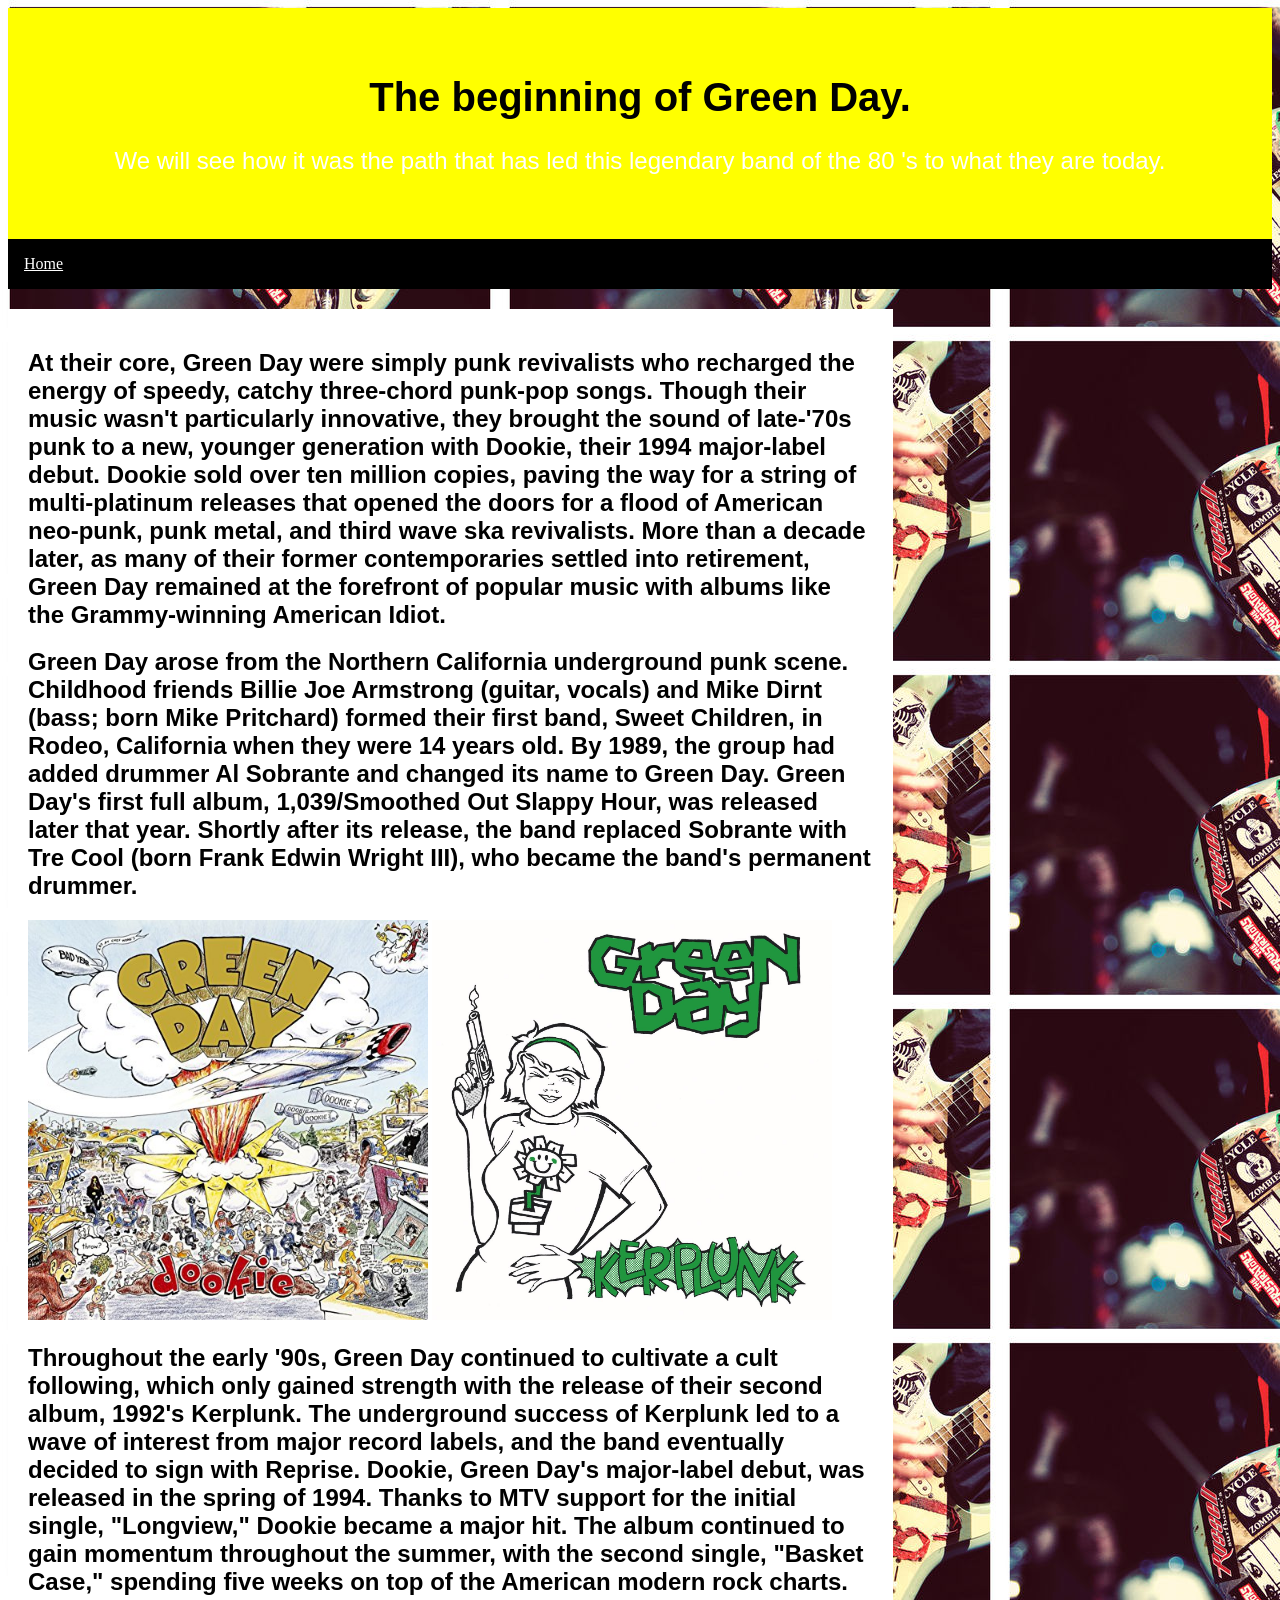
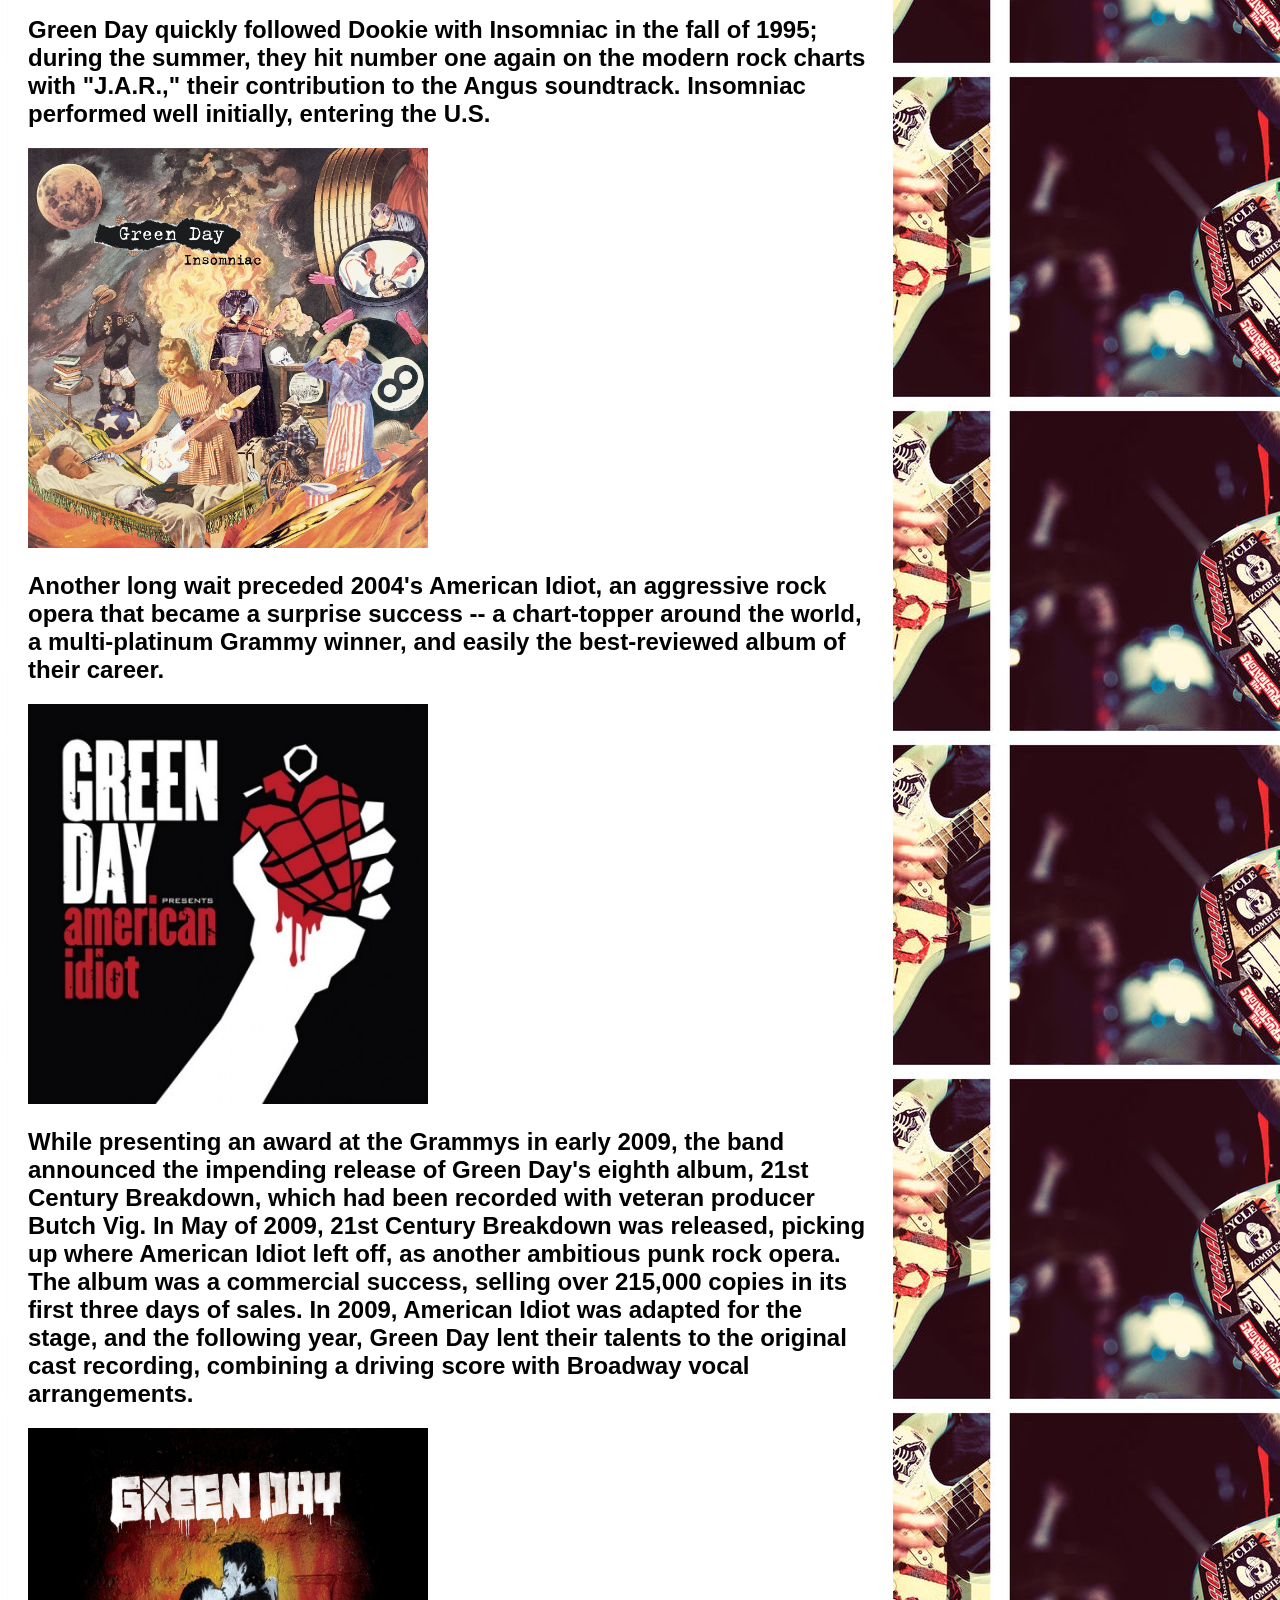
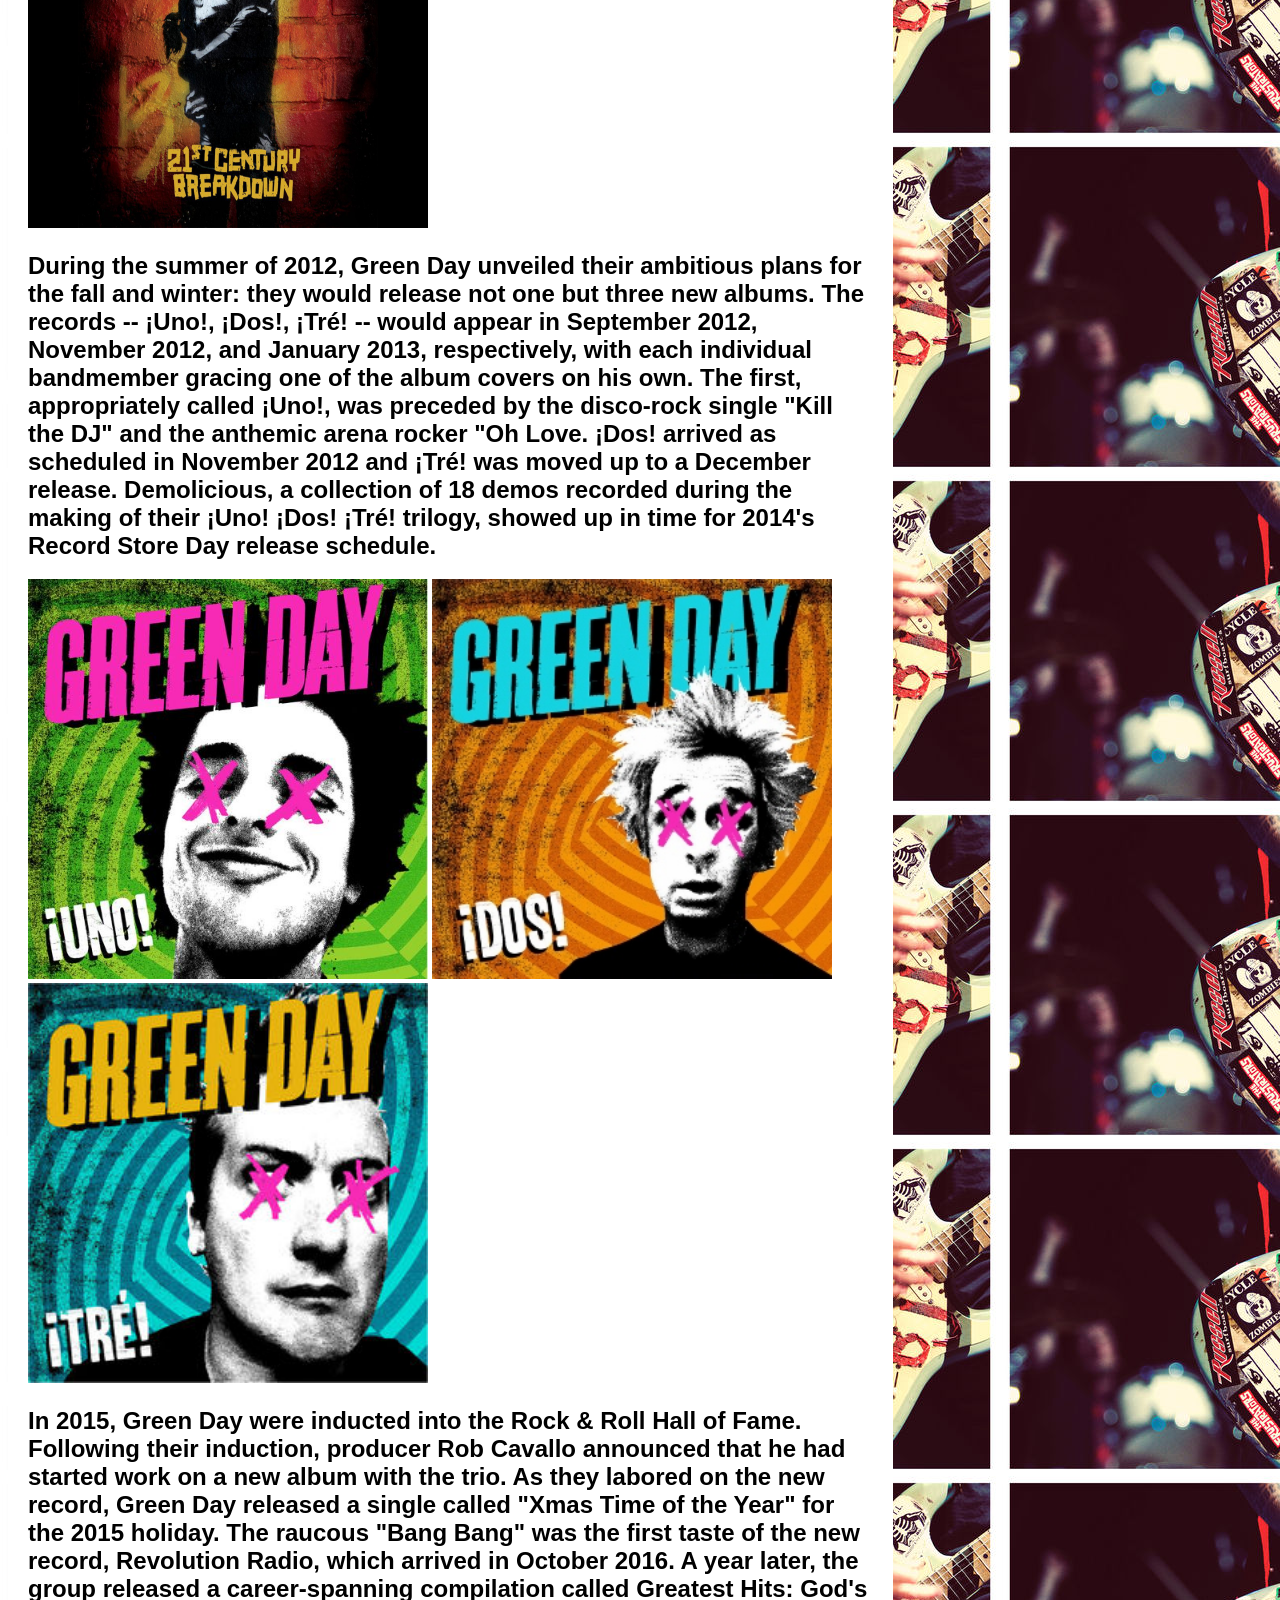
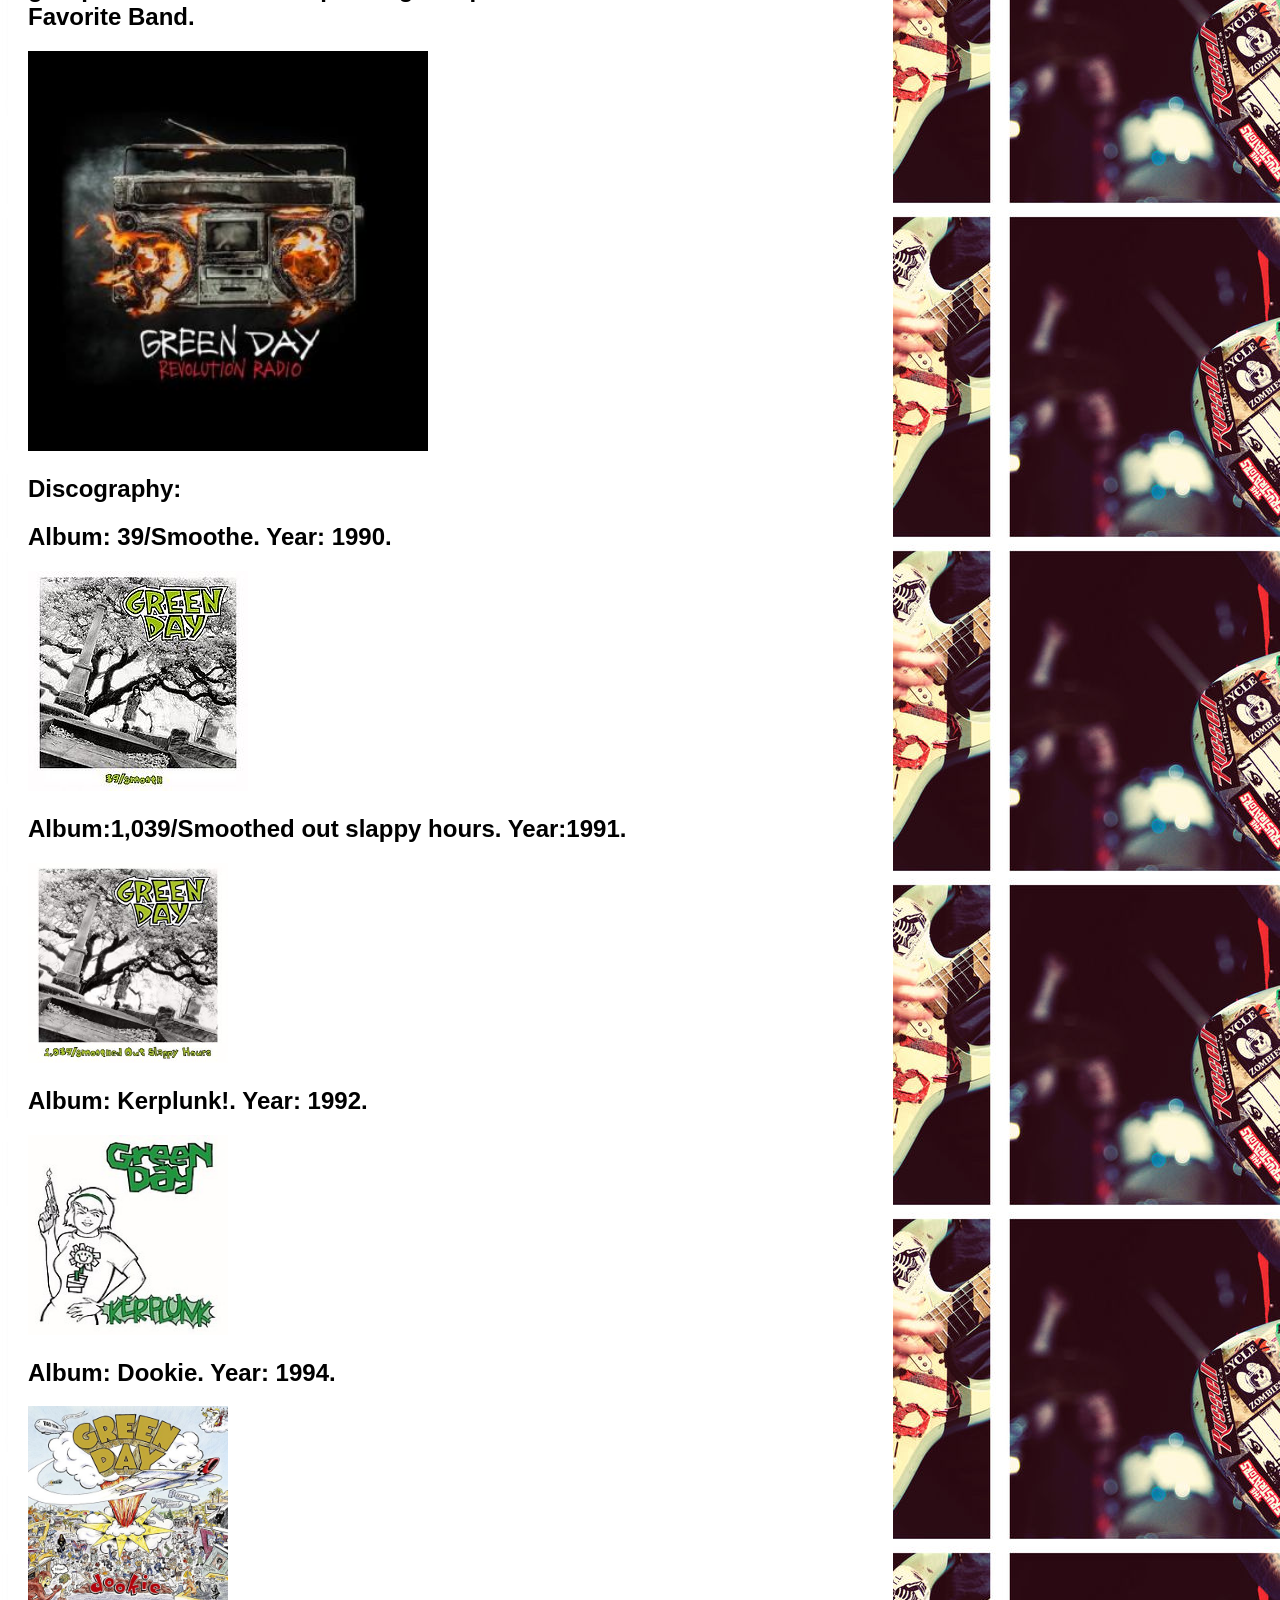
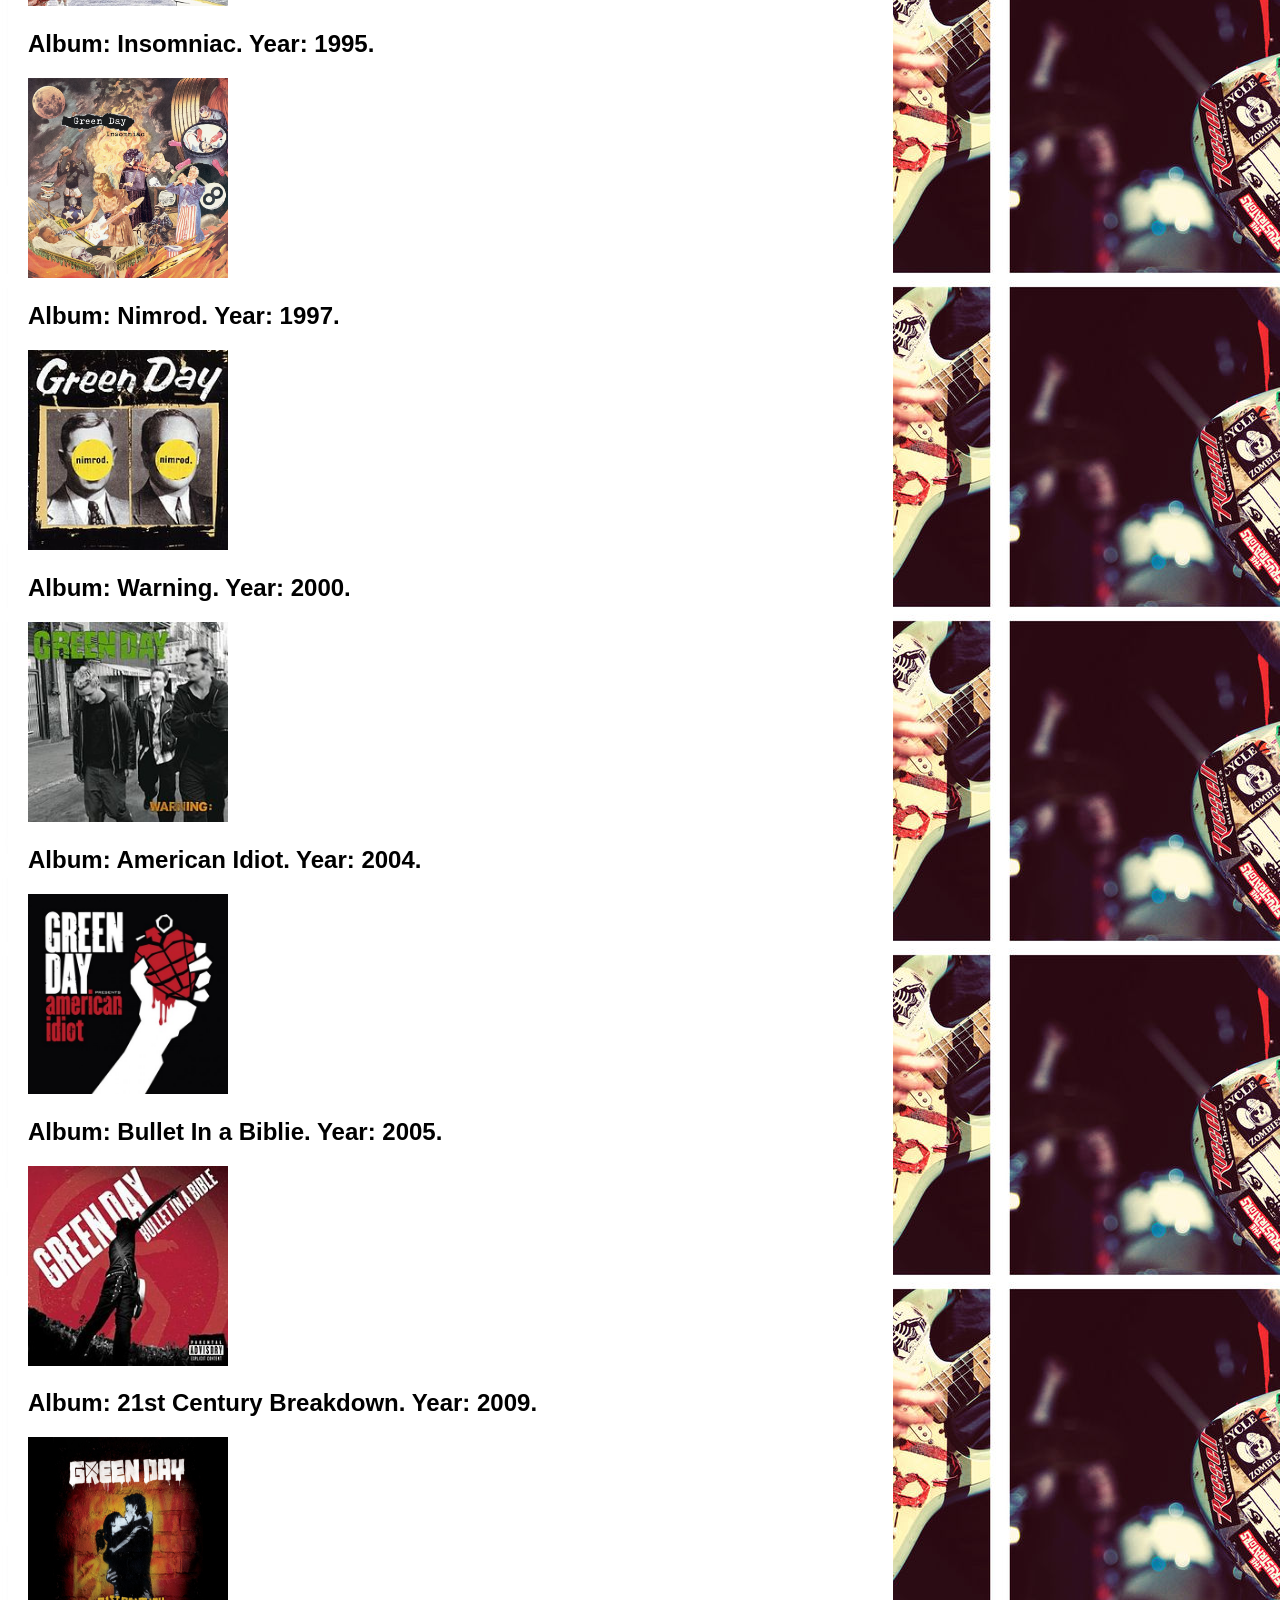
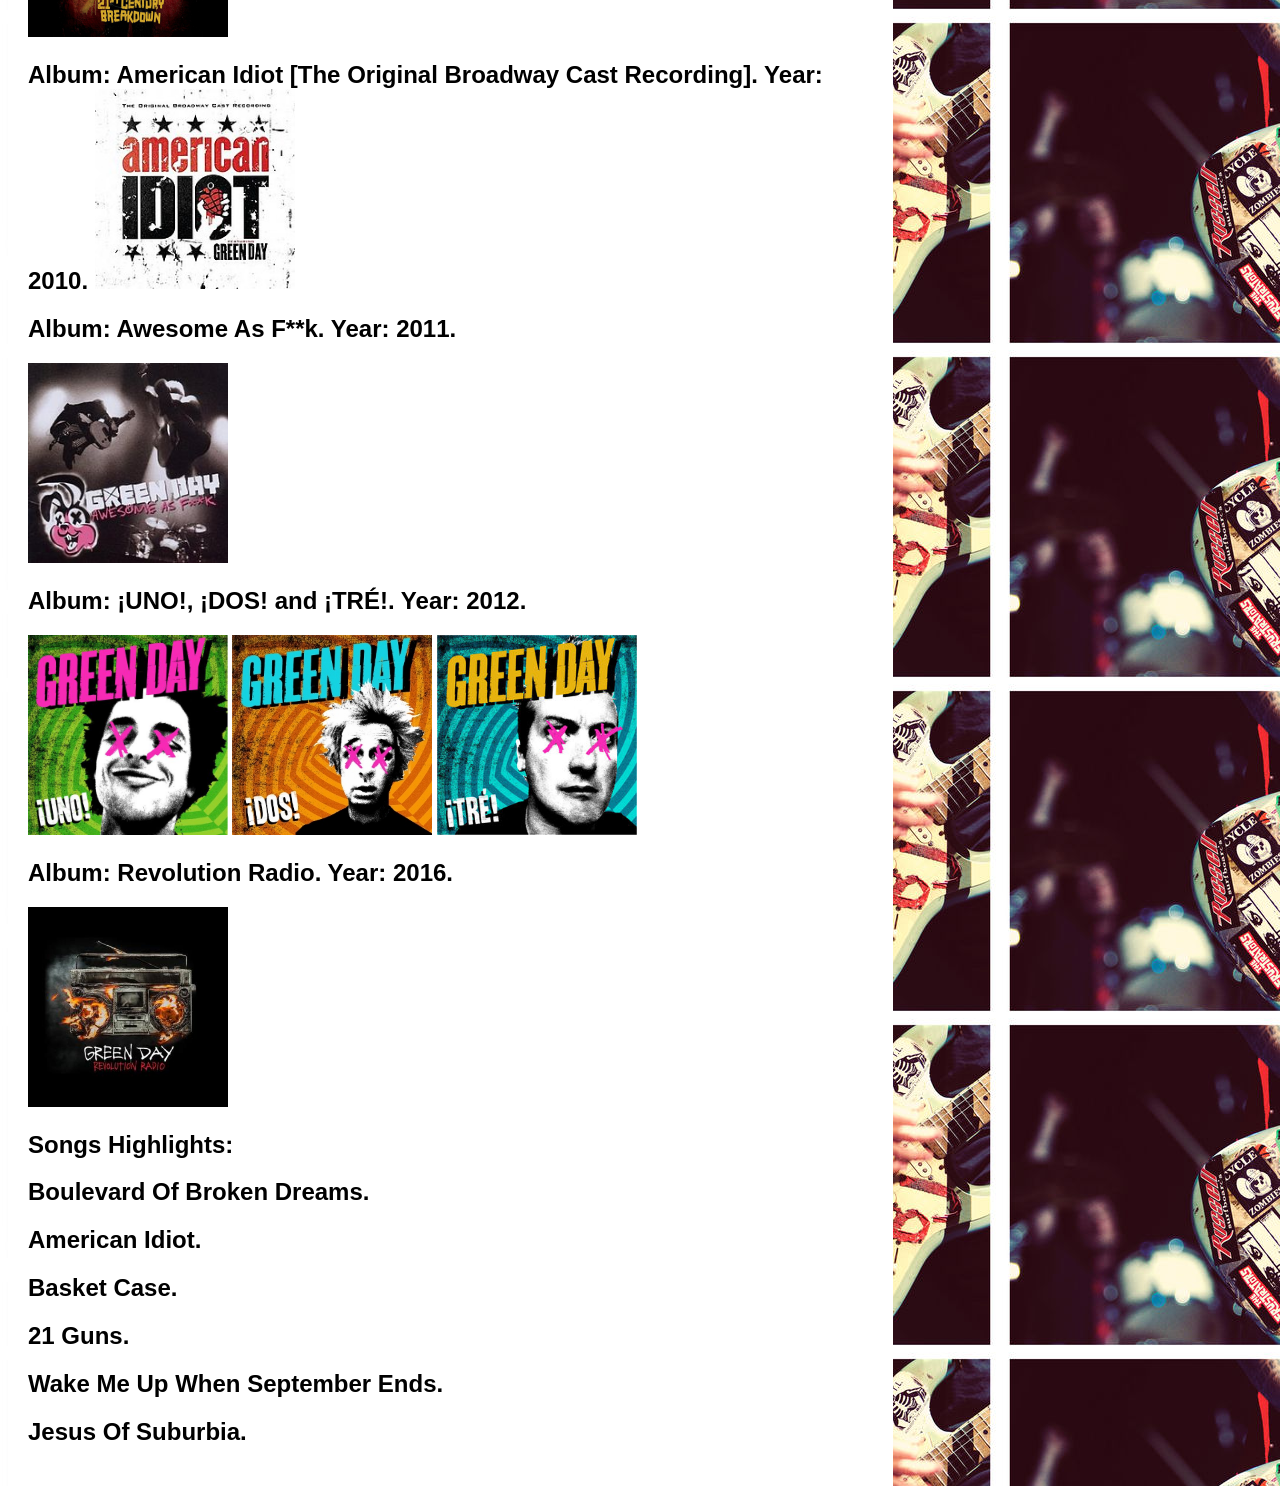
<file: mipagina/index.html>
<!DOCTYPE html>
<html lang="en">
<head>
	<meta charset="UTF-8">
	<title>Green Day</title>
	<link rel="stylesheet" href="estilos.css">

</head>
<body background="greendayBg.jpg">
<body>
	<div class="header">
		<h1>The beginning of Green Day.</h1>
		<p>We will see how it was the path that has led this legendary band of the 80 's to what they are today.</p>
	</div>
	<div class="menu">
		<a href="index.html">Home</a>
	</div>
	<div class="contenido">
		<div class="izquierda">
			<div class="item">
				<h2>At their core, Green Day were simply punk revivalists who recharged the energy of speedy, catchy three-chord punk-pop songs. Though their music wasn't particularly innovative, they brought the sound of late-'70s punk to a new, younger generation with Dookie, their 1994 major-label debut. Dookie sold over ten million copies, paving the way for a string of multi-platinum releases that opened the doors for a flood of American neo-punk, punk metal, and third wave ska revivalists. More than a decade later, as many of their former contemporaries settled into retirement, Green Day remained at the forefront of popular music with albums like the Grammy-winning American Idiot.</h2>
				<h2>Green Day arose from the Northern California underground punk scene. Childhood friends Billie Joe Armstrong (guitar, vocals) and Mike Dirnt (bass; born Mike Pritchard) formed their first band, Sweet Children, in Rodeo, California when they were 14 years old. By 1989, the group had added drummer Al Sobrante and changed its name to Green Day. Green Day's first full album, 1,039/Smoothed Out Slappy Hour, was released later that year. Shortly after its release, the band replaced Sobrante with Tre Cool (born Frank Edwin Wright III), who became the band's permanent drummer.</h2>
               <img src="61TrJ2-fmOL.jpg" alt="61TrJ2-fmOL" height="400" width="400">
               <img src="71P95vTtvfL._SL1425_.jpg" alt="71P95vTtvfL._SL1425_" height="400" width="400">
               <h2>Throughout the early '90s, Green Day continued to cultivate a cult following, which only gained strength with the release of their second album, 1992's Kerplunk. The underground success of Kerplunk led to a wave of interest from major record labels, and the band eventually decided to sign with Reprise. Dookie, Green Day's major-label debut, was released in the spring of 1994. Thanks to MTV support for the initial single, "Longview," Dookie became a major hit. The album continued to gain momentum throughout the summer, with the second single, "Basket Case," spending five weeks on top of the American modern rock charts.</h2>
               <h2>Green Day quickly followed Dookie with Insomniac in the fall of 1995; during the summer, they hit number one again on the modern rock charts with "J.A.R.," their contribution to the Angus soundtrack. Insomniac performed well initially, entering the U.S.</h2>
               <img src="91MtOfXOZ0L._SL1427_.jpg" alt="91MtOfXOZ0L._SL1427_" height="400" width="400">
               <h2> Another long wait preceded 2004's American Idiot, an aggressive rock opera that became a surprise success -- a chart-topper around the world, a multi-platinum Grammy winner, and easily the best-reviewed album of their career.</h2>
               <img src="green-day-american-idiot.jpg" alt="green-day-american-idiot" height="400" width="400">
               <h2>While presenting an award at the Grammys in early 2009, the band announced the impending release of Green Day's eighth album, 21st Century Breakdown, which had been recorded with veteran producer Butch Vig. In May of 2009, 21st Century Breakdown was released, picking up where American Idiot left off, as another ambitious punk rock opera. The album was a commercial success, selling over 215,000 copies in its first three days of sales. In 2009, American Idiot was adapted for the stage, and the following year, Green Day lent their talents to the original cast recording, combining a driving score with Broadway vocal arrangements.</h2>
               <img src="21st-Century-Breakdown-green-day-4677585-1600-1200.jpg" alt="21st-Century-Breakdown-green-day-4677585-1600-1200" height="400" width="400">
               <h2>During the summer of 2012, Green Day unveiled their ambitious plans for the fall and winter: they would release not one but three new albums. The records -- ¡Uno!, ¡Dos!, ¡Tré! -- would appear in September 2012, November 2012, and January 2013, respectively, with each individual bandmember gracing one of the album covers on his own. The first, appropriately called ¡Uno!, was preceded by the disco-rock single "Kill the DJ" and the anthemic arena rocker "Oh Love. ¡Dos! arrived as scheduled in November 2012 and ¡Tré! was moved up to a December release. Demolicious, a collection of 18 demos recorded during the making of their ¡Uno! ¡Dos! ¡Tré! trilogy, showed up in time for 2014's Record Store Day release schedule.</h2>
               <img src="MI0003422349.jpg" alt="MI0003422349" height="400" width="400">
               <img src="Green_Day_-_Dos!_cover.jpg" alt="Green_Day_-_Dos!_cover" height="400" width="400">
               <img src="268x0w.jpg" alt="268x0w" height="400" width="400">
               <h2>In 2015, Green Day were inducted into the Rock & Roll Hall of Fame. Following their induction, producer Rob Cavallo announced that he had started work on a new album with the trio. As they labored on the new record, Green Day released a single called "Xmas Time of the Year" for the 2015 holiday. The raucous "Bang Bang" was the first taste of the new record, Revolution Radio, which arrived in October 2016. A year later, the group released a career-spanning compilation called Greatest Hits: God's Favorite Band.</h2>
               <img src="1540-1.jpg" alt="1540-1" height="400" width="400">
               <h2>Discography:</h2>
               <h2>Album: 39/Smoothe. Year: 1990.</h2> <img src="220px-Green_Day_-_39-Smooth_cover.jpg" alt="220px-Green_Day_-_39-Smooth_cover" height="220" width="220">
               <h2>Album:1,039/Smoothed out slappy hours. Year:1991.</h2> <img src="81qkWVeFNuL._SY355_.jpg" alt="81qkWVeFNuL._SY355_" height="200" width="200">
               <h2>Album: Kerplunk!. Year: 1992.</h2> <img src="220px-Green_Day_-_Kerplunk_cover.jpg" alt="220px-Green_Day_-_Kerplunk_cover" height="200" width="200">
               <h2>Album: Dookie. Year: 1994.</h2> <img src="61TrJ2-fmOL.jpg" alt="61TrJ2-fmOL" height="200" width="200">
               <h2>Album: Insomniac. Year: 1995.</h2> <img src="91MtOfXOZ0L._SL1427_.jpg" alt="91MtOfXOZ0L._SL1427_" height="200" width="200">
               <h2>Album: Nimrod. Year: 1997.</h2> <img src="220px-Green_Day_-_Nimrod_cover.jpg" alt="220px-Green_Day_-_Nimrod_cover" height="200" width="200">
               <h2>Album: Warning. Year: 2000.</h2> <img src="220px-Green_Day_-_Warning_cover.jpg" alt="220px-Green_Day_-_Warning_cover" height="200" width="200">
               <h2>Album: American Idiot. Year: 2004.</h2> <img src="green-day-american-idiot.jpg" alt="green-day-american-idiot" height="200" width="200">
               <h2>Album: Bullet In a Biblie. Year: 2005.</h2> <img src="220px-Green_Day_-_Bullet_in_a_Bible_cover.jpg" alt="220px-Green_Day_-_Bullet_in_a_Bible_cover" height="200" width="200">
               <h2>Album: 21st Century Breakdown. Year: 2009.</h2> <img src="21st-Century-Breakdown-green-day-4677585-1600-1200.jpg" alt="21st-Century-Breakdown-green-day-4677585-1600-1200" height="200" width="200">
               <h2>Album: American Idiot [The Original Broadway Cast Recording]. Year: 2010. <img src="220px-American_Idiot_soundtrack_cover.jpg" alt="220px-American_Idiot_soundtrack_cover" height="200" width="200">
               	<h2>Album: Awesome As F**k. Year: 2011.</h2> <img src="Green_Day_-_Awesome_as_Fuck_cover.jpg" alt="Green_Day_-_Awesome_as_Fuck_cover" height="200" width="200">
               	<h2>Album: ¡UNO!, ¡DOS! and ¡TRÉ!. Year: 2012.</h2> <img src="MI0003422349.jpg" alt="MI0003422349" height="200" width="200"> <img src="Green_Day_-_Dos!_cover.jpg" alt="Green_Day_-_Dos!_cover" height="200" width="200"> <img src="268x0w.jpg" alt="268x0w" height="200" width="200">
               	<h2>Album: Revolution Radio. Year: 2016.</h2> <img src="1540-1.jpg" alt="1540-1" height="200" width="200">
               	<h2>Songs Highlights:</h2>
               	<h2>Boulevard Of Broken Dreams.</h2>
               	<h2>American Idiot.</h2>
               	<h2>Basket Case.</h2>
               	<h2>21 Guns.</h2>
               	<h2>Wake Me Up When September Ends.</h2>
               	<h2>Jesus Of Suburbia.</h2>
			</div>
		</div>
</body>
</html>
</file>
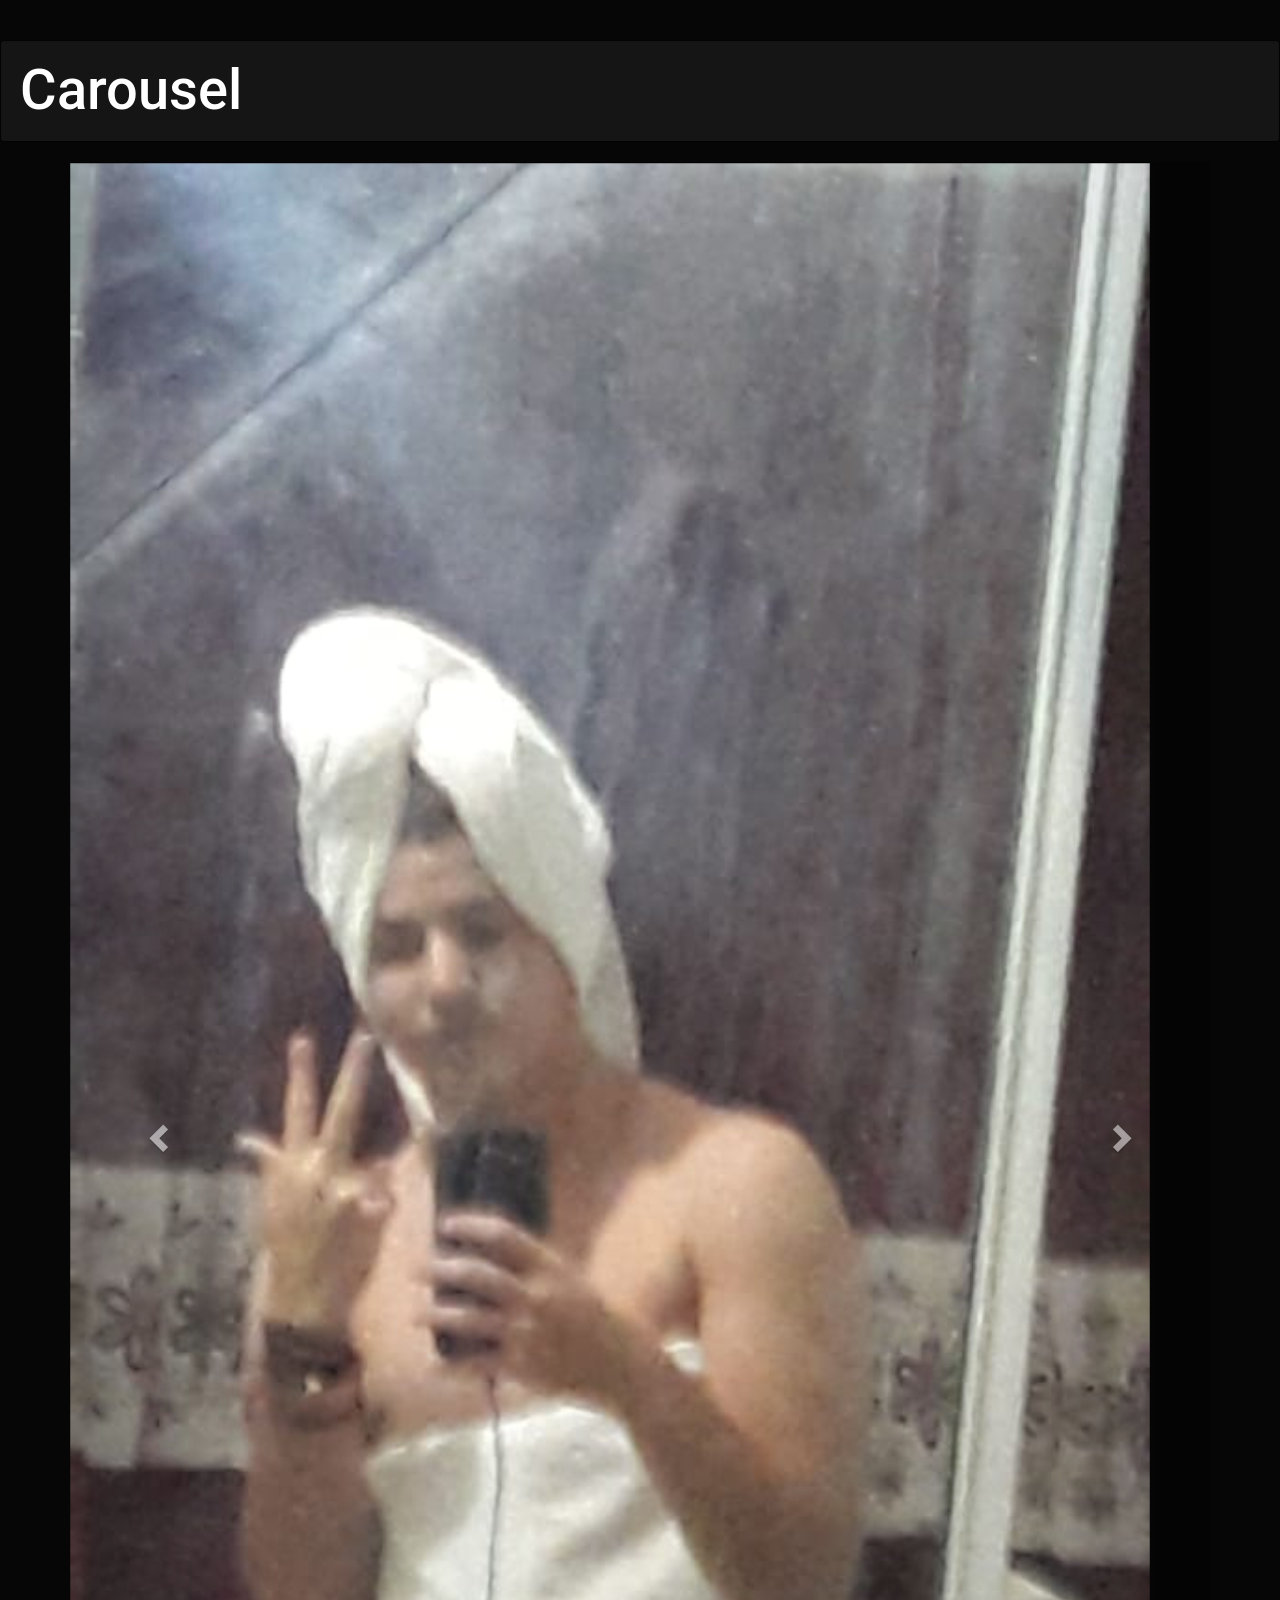
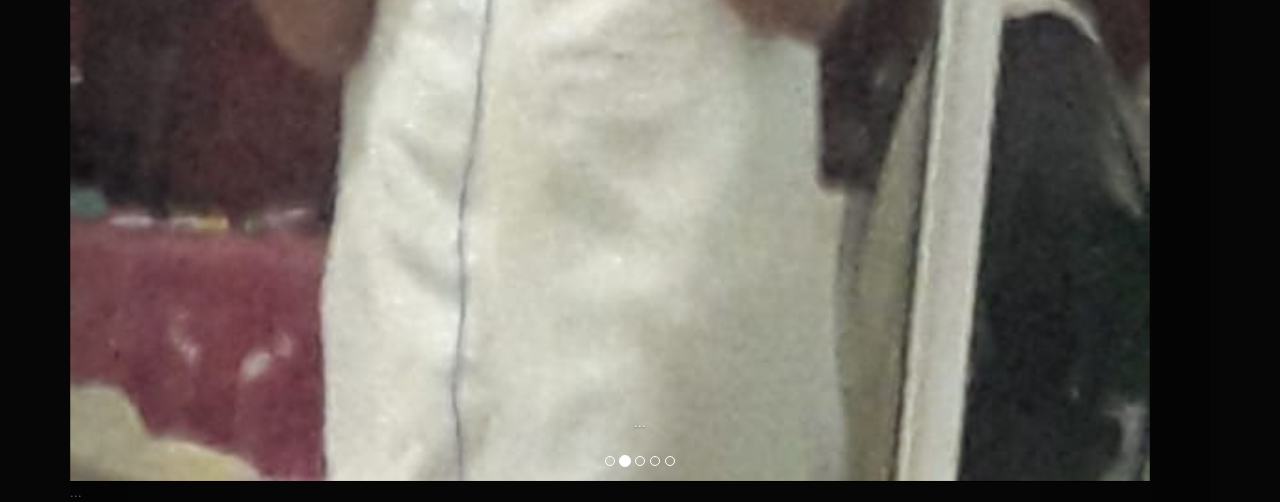
<file: bootstrap-3.3.7-dist/carrusel.html>
<!DOCTYPE html>
<html lang="en">
<head>
	<meta charset="utf-8">
	<title>Carousel</title>
	<link rel="stylesheet" href="css/bootstrap.css">
	<script src="js/jquery.js"></script>
</head>
<body>
  <h1 class="col-xs-12 well">Carousel</h1><hr>
  <div class="container">
  	<div class="row">
  		<div class="col-xs-12">
  		<div id="carousel-example-generic" class="carousel slide" data-ride="carousel" data-interval="500">
  <!-- Indicators -->
  <ol class="carousel-indicators">
    <li data-target="#carousel-example-generic" data-slide-to="0" class="active"></li>
    <li data-target="#carousel-example-generic" data-slide-to="1"></li>
    <li data-target="#carousel-example-generic" data-slide-to="2"></li>
     <li data-target="#carousel-example-generic" data-slide-to="3"></li>
      <li data-target="#carousel-example-generic" data-slide-to="4"></li>
  </ol>

  <!-- Wrapper for slides -->
  <div class="carousel-inner" role="listbox">
    <div class="item active">
      <img src="img1.jpg" alt="...">
      <div class="carousel-caption">
        ...
      </div>
    </div>
    <div class="item">
      <img src="img2.jpg" alt="...">
      <div class="carousel-caption">
        ...
      </div>
    </div>
    <div class="item">
      <img src="img3.jpg" alt="...">
      <div class="carousel-caption">
        ...
      </div>
    </div>
    <div class="item">
      <img src="img4.jpg" alt="...">
      <div class="carousel-caption">
        ...
      </div>
    </div>
    <div class="item">
      <img src="img5.jpg" alt="...">
      <div class="carousel-caption">
        ...
      </div>
    </div>


    ...
  </div>

  <!-- Controls -->
  <a class="left carousel-control" href="#carousel-example-generic" role="button" data-slide="prev">
    <span class="glyphicon glyphicon-chevron-left" aria-hidden="true"></span>
    <span class="sr-only">Previous</span>
  </a>
  <a class="right carousel-control" href="#carousel-example-generic" role="button" data-slide="next">
    <span class="glyphicon glyphicon-chevron-right" aria-hidden="true"></span>
    <span class="sr-only">Next</span>
  </a>
</div>
  		</div>
  	</div>
  </div>
  <script src="js/bootstrap.js"></script>
</body>
</html>
</file>
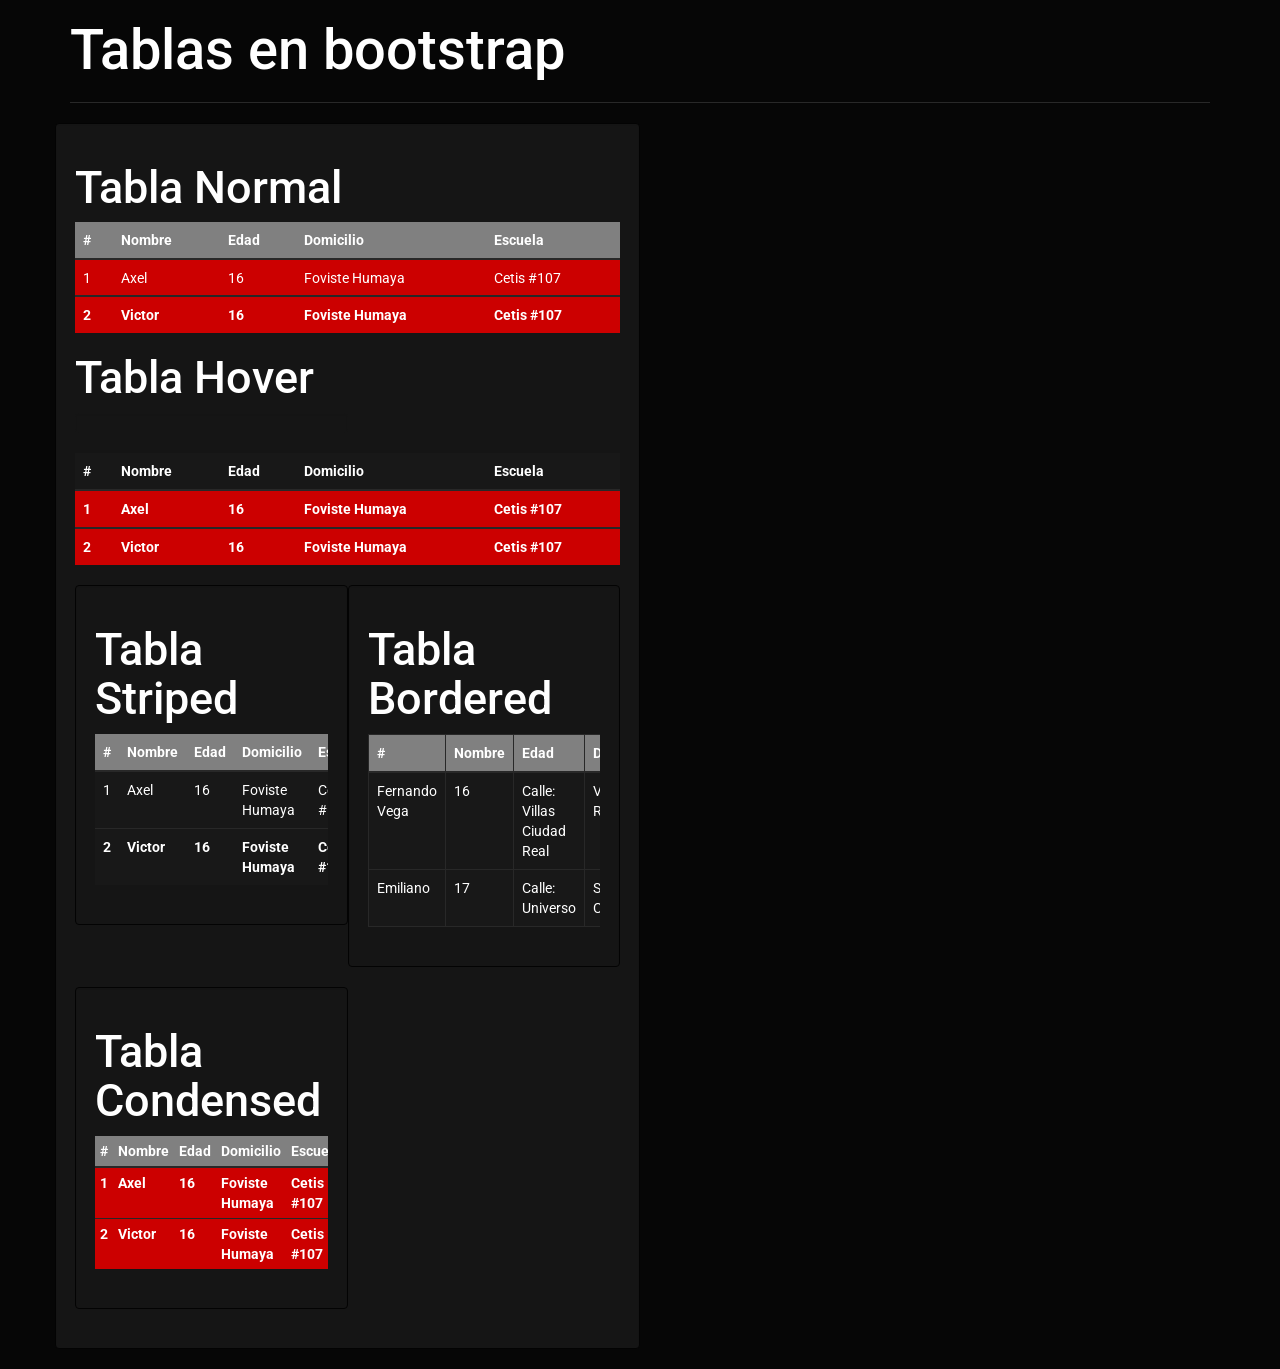
<file: bootstrap-3.3.7-dist/ejemplo3.html>
<!DOCTYPE html>
<html lang="en">
<head>
	<meta name="viewport" content="width=device-width, initial-scale=1" charset="UTF-8">
	<title>Ejemplo Bootstrap</title>
	<link rel="stylesheet" href="css/bootstrap.css">
</head>
<body>
<div class="container">
	<h1>Tablas en bootstrap</h1><hr>
	<div class="row">
		<div class="col-xs-12 col-md-6 well">
			<h2>Tabla Normal</h2>
			<div class="table-responsive">
				<table class="table">
				<thead>
					<tr style="background-color: gray">
						<th>#</th>
						<th>Nombre</th>
						<th>Edad</th>
						<th>Domicilio</th>
						<th>Escuela</th>
					</tr>
				</thead>
				<tbody>
					<tr class="danger">
						<td>1</td>
						<td>Axel</td>
						<td>16</td>
						<td>Foviste Humaya</td>
						<td>Cetis #107</td>
					</tr>
					<tr>
				</tbody>
					<tr class="danger">
						<th>2</th>
						<th>Victor</th>
						<th>16</th>
						<th>Foviste Humaya</th>
						<th>Cetis #107</th>
					</tr>
				</tbody>
			</table>
			<table class="col-xs-12 col-md-6 well">
				<h2>Tabla Hover</h2>
				<table class="table table-hover">
					<thead>
						<th>#</th>
						<th>Nombre</th>
						<th>Edad</th>
						<th>Domicilio</th>
						<th>Escuela</th>
					</tr>
				</thead>
			</tbody>
			<tr class="danger">
						<th>1</th>
						<th>Axel</th>
						<th>16</th>
						<th>Foviste Humaya</th>
						<th>Cetis #107</th>
					</tr>
				</tbody>
				<tr class="danger">
						<th>2</th>
						<th>Victor</th>
						<th>16</th>
						<th>Foviste Humaya</th>
						<th>Cetis #107</th>
					</tr>
				</tbody>
			</table>
	</div>
<div class="col-xs-12 col-md-6 well">
	<h2>Tabla Striped</h2>
	<div class="table-responsive">
		<table class="table table-responsive">
			<thead>
				<tr style="background-color: gray">
					<th>#</th>
						<th>Nombre</th>
						<th>Edad</th>
						<th>Domicilio</th>
						<th>Escuela</th>
					</tr>
				</thead>
			</tbody>
			<tr class="">
				<td>1</td>
						<td>Axel</td>
						<td>16</td>
						<td>Foviste Humaya</td>
						<td>Cetis #107</td>
					</tr>
					<tr>
						<th>2</th>
						<th>Victor</th>
						<th>16</th>
						<th>Foviste Humaya</th>
						<th>Cetis #107</th>
					</tr>
				</tbody>
			</table>
</div>
	           </div>
	            <div class="col-xs-12 col-md-6 well">
				<h2>Tabla Bordered</h2>
				<div class="table-responsive">
					<table class="table table-bordered">
				  <thead>
				  	<tr style="background-color: gray">
				  		<th>#</th>
					  	<th>Nombre</th>
					  	<th>Edad</th>
					  	<th>Domicilio</th>
					  	<th>Escuela</th>
				  	</tr>
				  </thead>
				  <tbody>
				  	<tr>
				  		<td>Fernando Vega</td>
				  		<td>16</td>
				  		<td>Calle: Villas Ciudad Real</td>
				  		<td>Villas del Rio Elite.</td>
				  		<td>CETIS #107</td>
				  	</tr>
				  	<tr>
				  		<td>Emiliano</td>
				  		<td>17</td>
				  		<td>Calle: Universo</td>
				  		<td>Sector La Conquista.</td>
				  		<td>CETIS #107</td>
				  	</tr>
				  </tbody>
				</table>
			</div>
		</div>
		<div class="col-xs-12 col-md-6 well">
			<h2>Tabla Condensed</h2>
			<div class="table-responsive">
				<table class="table table-condensed">
					<thead>
						<tr style="background-color: gray">
							<th>#</th>
					  	<th>Nombre</th>
					  	<th>Edad</th>
					  	<th>Domicilio</th>
					  	<th>Escuela</th>
				  	</tr>
				  </thead>
				  <tbody>
				  	<tr class="danger">
				  		<th>1</th>
						<th>Axel</th>
						<th>16</th>
						<th>Foviste Humaya</th>
						<th>Cetis #107</th>
					</tr>
					<tr class="danger">
						<th>2</th>
						<th>Victor</th>
						<th>16</th>
						<th>Foviste Humaya</th>
						<th>Cetis #107</th>
					</tr>
				</tbody>
			</table>
		</div>
	</div>
    </div>
</body>
</html>
</div>
</body>
</html>
</file>
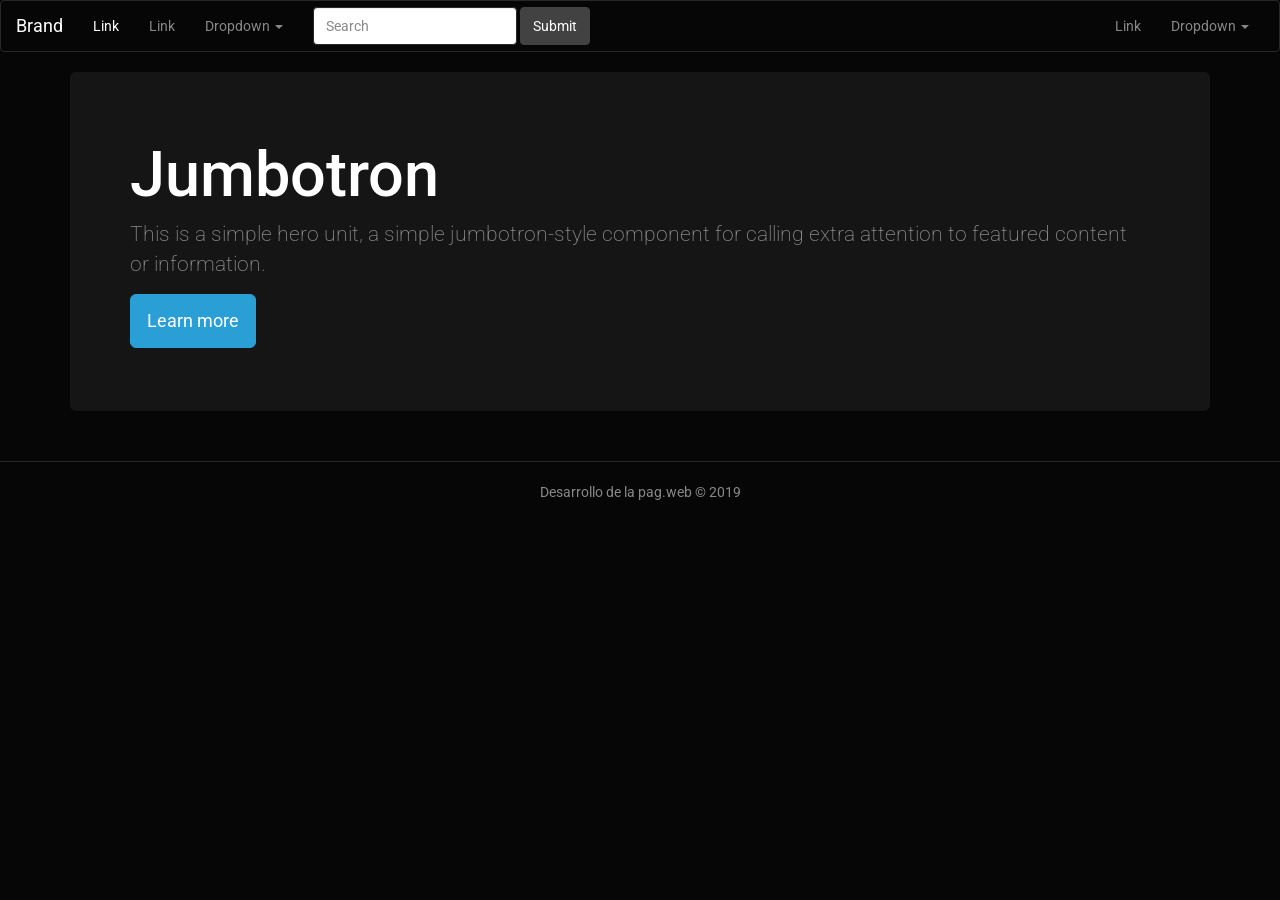
<file: bootstrap-3.3.7-dist/ejemplo3bootstrap.html>
<!DOCTYPE html>
<html>
<head>
	<meta charset="UTF-8">
	<title>Bootstrap Components</title>
	<link rel="stylesheet" href="css/bootstrap.css">
	<script src="js/jquery.js"></script>
</head>
<body>
<!--Menu-->
<nav class="navbar navbar-default">
  <div class="container-fluid">
    <!-- Brand and toggle get grouped for better mobile display -->
    <div class="navbar-header">
      <button type="button" class="navbar-toggle collapsed" data-toggle="collapse" data-target="#bs-example-navbar-collapse-1" aria-expanded="false">
        <span class="sr-only">Toggle navigation</span>
        <span class="icon-bar"></span>
        <span class="icon-bar"></span>
        <span class="icon-bar"></span>
      </button>
      <a class="navbar-brand" href="#">Brand</a>
    </div>

    <!-- Collect the nav links, forms, and other content for toggling -->
    <div class="collapse navbar-collapse" id="bs-example-navbar-collapse-1">
      <ul class="nav navbar-nav">
        <li class="active"><a href="#">Link <span class="sr-only">(current)</span></a></li>
        <li><a href="#">Link</a></li>
        <li class="dropdown">
          <a href="#" class="dropdown-toggle" data-toggle="dropdown" role="button" aria-haspopup="true" aria-expanded="false">Dropdown <span class="caret"></span></a>
          <ul class="dropdown-menu">
            <li><a href="#">Action</a></li>
            <li><a href="#">Another action</a></li>
            <li><a href="#">Something else here</a></li>
            <li role="separator" class="divider"></li>
            <li><a href="#">Separated link</a></li>
            <li role="separator" class="divider"></li>
            <li><a href="#">One more separated link</a></li>
          </ul>
        </li>
      </ul>
      <form class="navbar-form navbar-left">
        <div class="form-group">
          <input type="text" class="form-control" placeholder="Search">
        </div>
        <button type="submit" class="btn btn-default">Submit</button>
      </form>
      <ul class="nav navbar-nav navbar-right">
        <li><a href="#">Link</a></li>
        <li class="dropdown">
          <a href="#" class="dropdown-toggle" data-toggle="dropdown" role="button" aria-haspopup="true" aria-expanded="false">Dropdown <span class="caret"></span></a>
          <ul class="dropdown-menu">
            <li><a href="#">Action</a></li>
            <li><a href="#">Another action</a></li>
            <li><a href="#">Something else here</a></li>
            <li role="separator" class="divider"></li>
            <li><a href="#">Separated link</a></li>
          </ul>
        </li>
      </ul>
    </div><!-- /.navbar-collapse -->
  </div><!-- /.container-fluid -->
</nav>

<!--Contenido de la pagina-->
<div class="container">
  <div class="jumbotron">
  <h1>Jumbotron</h1>
  <p>This is a simple hero unit, a simple jumbotron-style component for calling extra attention to featured content or information.</p>
  <p><a class="btn btn-primary btn-lg">Learn more</a></p>
  </div>
</div>

<!--Pie de la pagina-->
<footer class="text-center">
	<hr>
    Desarrollo de la pag.web &copy; 2019
</footer>

<!--JS para que funcione el menu-->
<script src="js/bootstrap.js"></script>
</body>
</html>
</file>
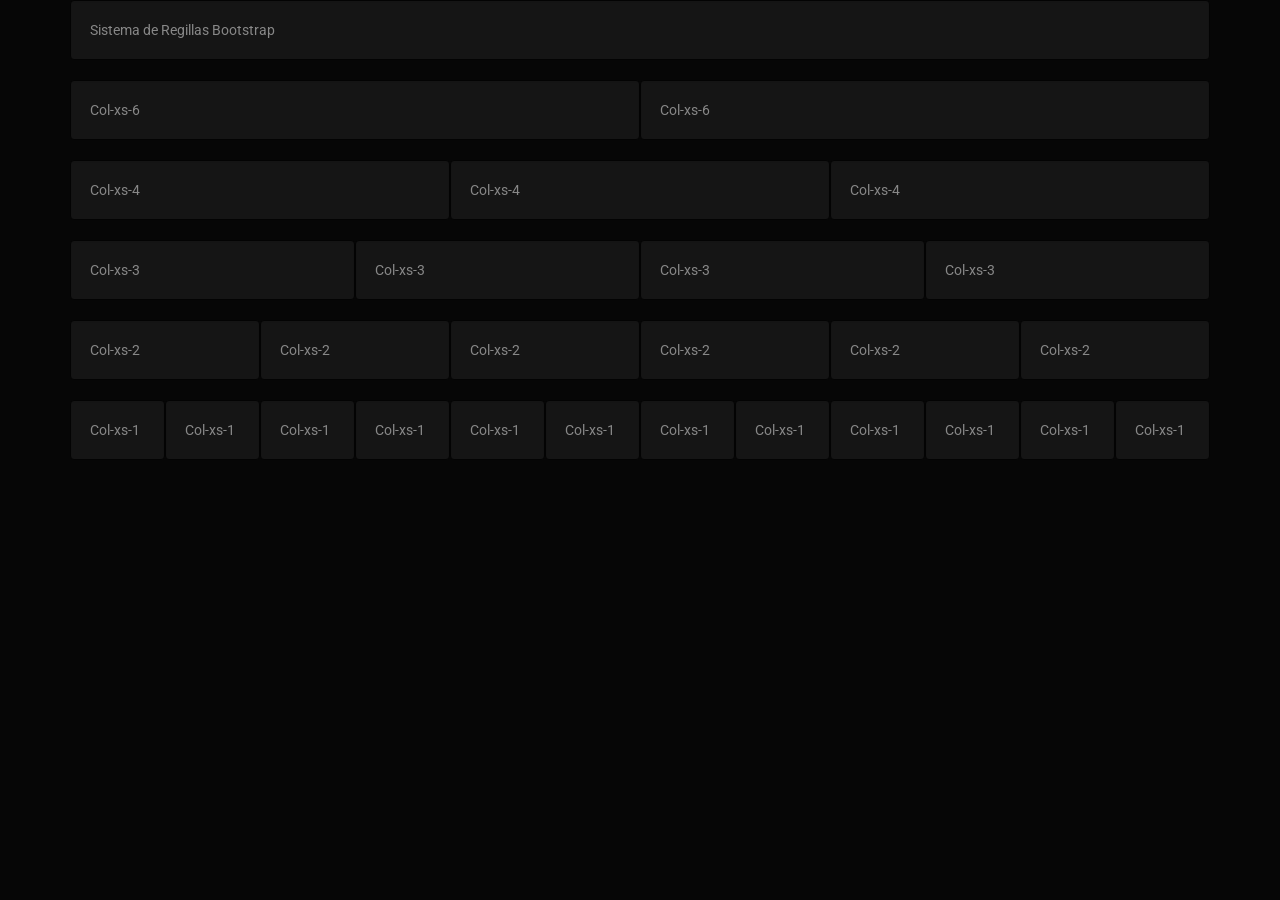
<file: bootstrap-3.3.7-dist/ejemploboodstrap.html>
<!DOCTYPE html>
<html lang="en">
<head>
	<meta charset="UTF-8">
	<title>Documento</title>
	<link rel="stylesheet" href="css/bootstrap.css">
</head>
<body>
<div class="container">
	<div class="col-xs-12 well">Sistema de Regillas Bootstrap </div>
	<div class="col-xs-6 well">Col-xs-6</div>
	<div class="col-xs-6 well">Col-xs-6</div>
	<div class="col-xs-4 well">Col-xs-4</div>
	<div class="col-xs-4 well">Col-xs-4</div>
	<div class="col-xs-4 well">Col-xs-4</div>
	<div class="col-xs-3 well">Col-xs-3</div>
	<div class="col-xs-3 well">Col-xs-3</div>
	<div class="col-xs-3 well">Col-xs-3</div>
	<div class="col-xs-3 well">Col-xs-3</div>
	<div class="col-xs-2 well">Col-xs-2</div>
	<div class="col-xs-2 well">Col-xs-2</div>
	<div class="col-xs-2 well">Col-xs-2</div>
	<div class="col-xs-2 well">Col-xs-2</div>
	<div class="col-xs-2 well">Col-xs-2</div>
	<div class="col-xs-2 well">Col-xs-2</div>
	<div class="col-xs-1 well">Col-xs-1</div>
	<div class="col-xs-1 well">Col-xs-1</div>
	<div class="col-xs-1 well">Col-xs-1</div>
	<div class="col-xs-1 well">Col-xs-1</div>
	<div class="col-xs-1 well">Col-xs-1</div>
	<div class="col-xs-1 well">Col-xs-1</div>
	<div class="col-xs-1 well">Col-xs-1</div>
	<div class="col-xs-1 well">Col-xs-1</div>
	<div class="col-xs-1 well">Col-xs-1</div>
	<div class="col-xs-1 well">Col-xs-1</div>
	<div class="col-xs-1 well">Col-xs-1</div>
	<div class="col-xs-1 well">Col-xs-1</div>
</div>
</body>
</html>
</file>
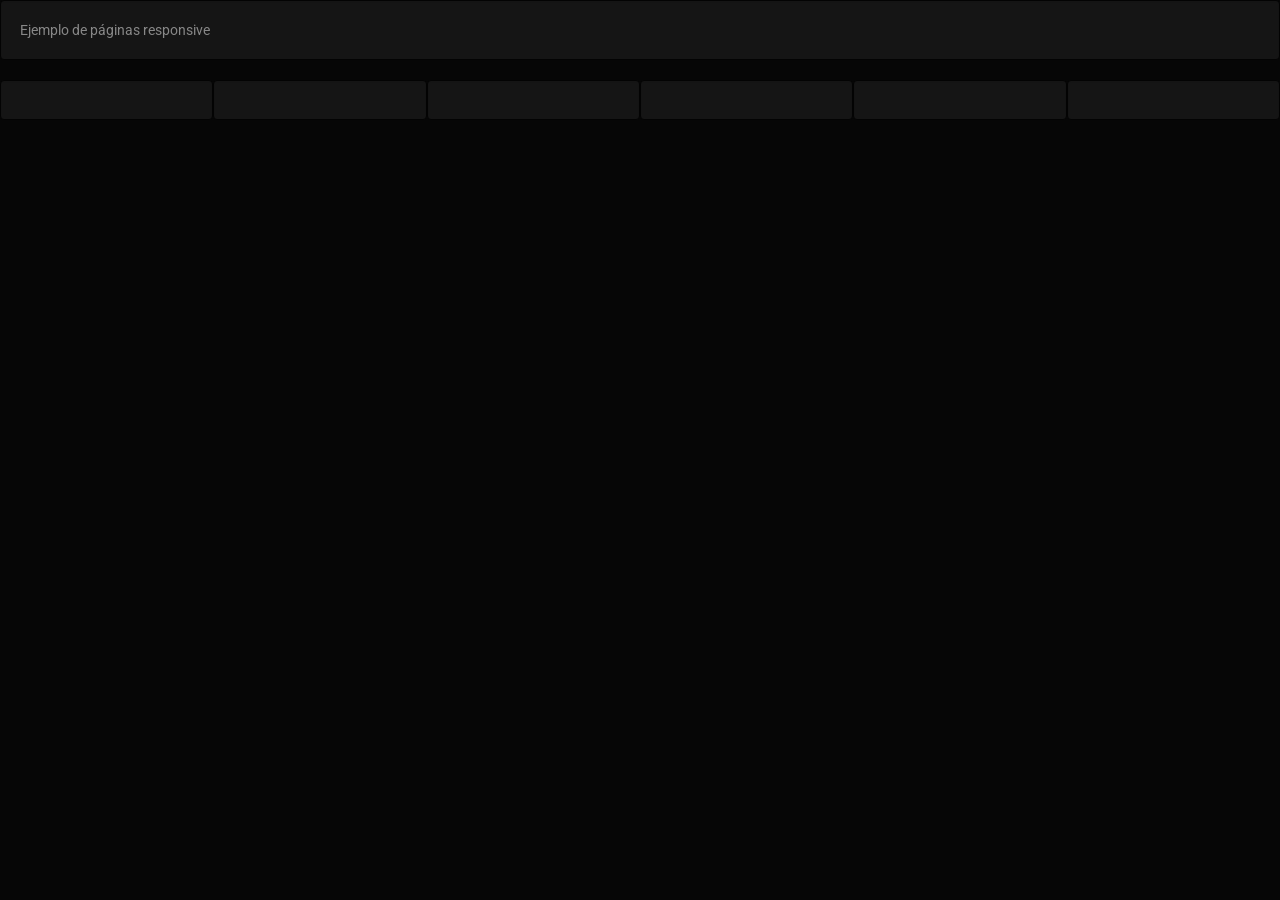
<file: bootstrap-3.3.7-dist/ejemploderesoluciones.html>
<!DOCTYPE html>
<html lang="en">
<head>
	<meta charset="UTF-8">
	<title>Documento</title>
	<link rel="stylesheet" type="text/css" href="css/bootstrap.css">
</head>
<body>
<div class="contrainer">
	<div class="col-xs-12 well" >Ejemplo de páginas responsive</div>
	<div class="col-xs-12 col-sm-6 col-md-4 col-lg-2 well">
    
    </div>
    <div class="col-xs-12 col-sm-6 col-md-4 col-lg-2 well">
    </div>

    <div class="col-xs-12 col-sm-6 col-md-4 col-lg-2 well">
    </div>

    <div class="col-xs-12 col-sm-6 col-md-4 col-lg-2 well">
    </div>

    <div class="col-xs-12 col-sm-6 col-md-4 col-lg-2 well">
    </div>

    <div class="col-xs-12 col-sm-6 col-md-4 col-lg-2 well">
    </div>

    </div>
</body>
</html>
</file>
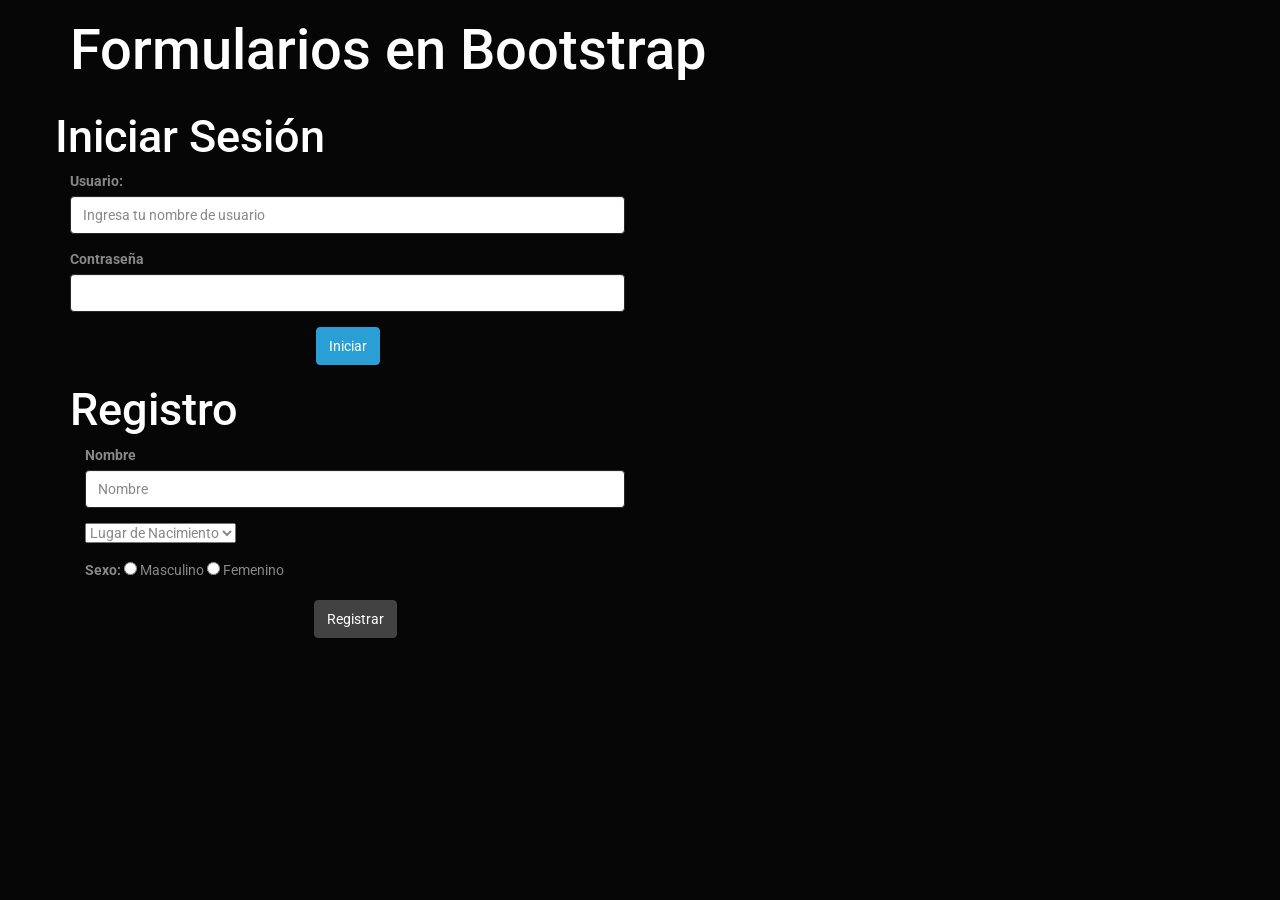
<file: bootstrap-3.3.7-dist/formulario1.html>
<!DOCTYPE html>
<html lang="en">
<head>
	<meta charset="utf-8">
	<title>Formulario en Bootstrap</title>
	<link rel="stylesheet" type="text/css" href="css/bootstrap.css">
</head>
<body>
    <div class="container">
    	<h1>Formularios en Bootstrap</h1>
    	<div class="row">
    		<h2>Iniciar Sesión</h2>
    		<div class="col-xs-12 col-md-6">
    			<div class="form-group">
    				<label for="">Usuario:</label>
    				<input type="text" class="form-control" placeholder="Ingresa tu nombre de usuario">
    			</div>
    			<div class="form-group">
    				<label for="">Contraseña</label>
    				<input type="password" class="form-control">
    			</div>
    			<div class="text-center">
    				<input type="submit" class="btn btn-primary" value="Iniciar">
    			</div>
    		</div>
    	</div>
    	<h2>Registro</h2>
    	<div class="col-xs-12 col-md-6">
    		<div class="form-group">
    			<label for="">Nombre</label>
    			<input type="text" class="form-control" placeholder="Nombre">
    		</div>
    		<div class="form-group">
    			<select name="" id="">
    				<option value="0" selected="">Lugar de Nacimiento</option>
    				<option value="">Culiacán</option>
    				<option value="">Mazatlán</option>
    				<option value="">Los Mochis</option>
    			</select>
    		</div>
    		<div class="form-group">
    			<label for="">Sexo:</label>
    			<input type="radio"> Masculino
    			<input type="radio"> Femenino
    		</div>
    		<div class="text-center">
    			<button class="btn btn-default"> Registrar</button>
    		</div>
    	</div>
    </div>

    
</body>
</html>
</file>
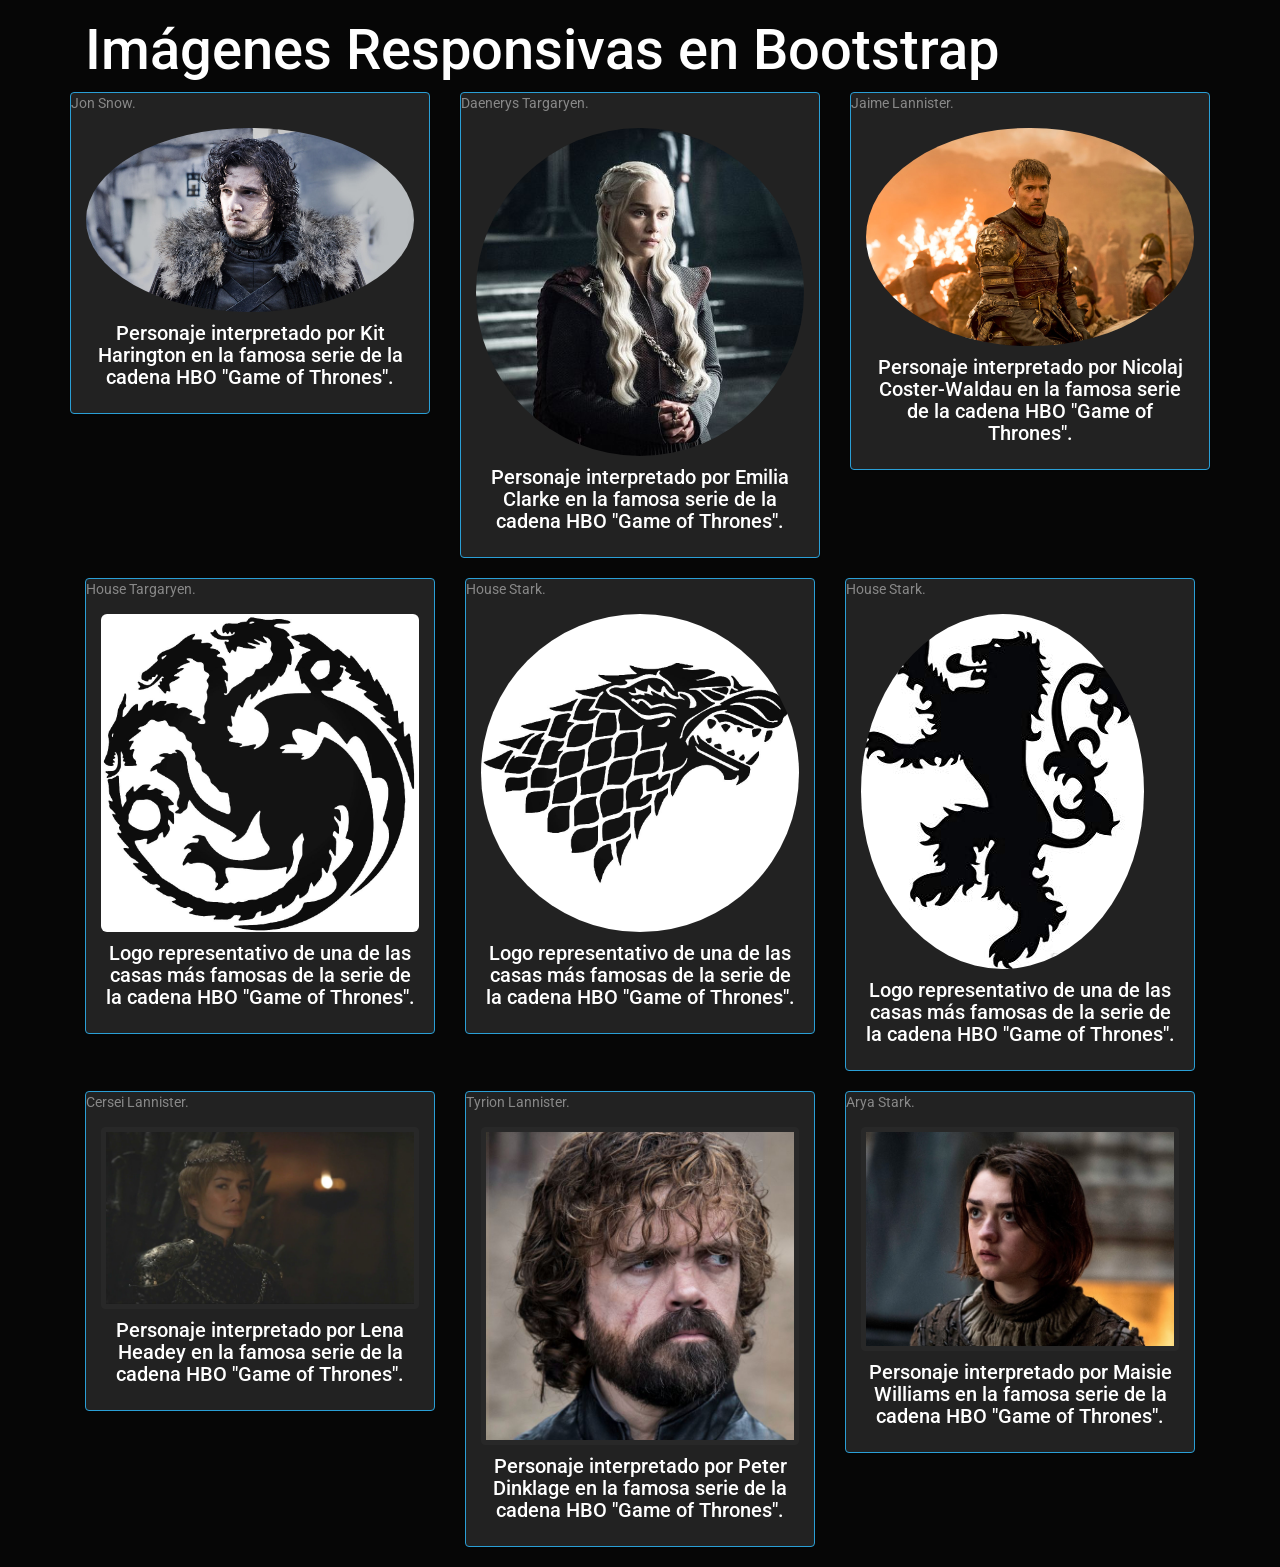
<file: bootstrap-3.3.7-dist/practica5.html>
<!DOCTYPE html>
<html lang="en">
<head>
	<meta charset="utf-8">
	<title>Imágenes en Bootstrap</title>
	<link rel="stylesheet" href="css/bootstrap.css">
</head>
<body>
 <div class="container">
 	<div class="col-xs-12">
 		<h1>Imágenes Responsivas en Bootstrap</h1>
 	</div>
 	<div class="row">
 		<!--Inicia imagen 1-->
 		<div class="col-xs-12 col-md-6 col-lg-4">
 			<!--Inicia banel-->
 			<div class="panel panel-primary">
 				<div class="panel.heading">Jon Snow.</div>
 				<div class="panel-body">
 					<img src="jonsnow.jpg" class="img-responsive img-circle" alt="">
 					<h5 class="text-center">Personaje interpretado por Kit Harington en la famosa serie de la cadena HBO "Game of Thrones".</h5>
 				</div>
 			</div>
 			<!--Termina panel-->
 		</div>
 		<!--Termina imagen 1-->
 		<!--Inicia imagen 2-->
 		<div class="col-xs-12 col-md-6 col-lg-4">
 			<!--Inicia banel-->
 			<div class="panel panel-primary">
 				<div class="panel.heading">Daenerys Targaryen.</div>
 				<div class="panel-body">
 					<img src="daenerystargaryen.jpg" class="img-responsive img-circle" alt="">
 					<h5 class="text-center">Personaje interpretado por Emilia Clarke en la famosa serie de la cadena HBO "Game of Thrones".</h5>
 				</div>
 			</div>
 			<!--Termina panel-->
 		</div>
 		<!--Termina imagen 2-->
 		<!--Inicia imagen 3-->
 		<div class="col-xs-12 col-md-6 col-lg-4">
 			<!--Inicia banel-->
 			<div class="panel panel-primary">
 				<div class="panel.heading">Jaime Lannister.</div>
 				<div class="panel-body">
 					<img src="jaimelannister.jpg" class="img-responsive img-circle" alt="">
 					<h5 class="text-center">Personaje interpretado por Nicolaj Coster-Waldau en la famosa serie de la cadena HBO "Game of Thrones".</h5>
 				</div>
 			</div>
 			<!--Termina panel-->
 		</div>
 		<!--Termina imagen 3-->
 		<!--Termina panel-->
 		</div>
 		<!--Inicia imagen 4-->
 		<div class="col-xs-12 col-md-6 col-lg-4">
 			<!--Inicia banel-->
 			<div class="panel panel-primary">
 				<div class="panel.heading">House Targaryen.</div>
 				<div class="panel-body">
 					<img src="housetargaryen.jpg" class="img-responsive img-rounded" alt="">
 					<h5 class="text-center">Logo representativo de una de las casas más famosas de la serie de la cadena HBO "Game of Thrones".</h5>
 				</div>
 			</div>
 			<!--Termina panel-->
 		</div>
 		<!--Termina imagen 4-->
 		<!--Inicia imagen 5-->
 		<div class="col-xs-12 col-md-6 col-lg-4">
 			<!--Inicia banel-->
 			<div class="panel panel-primary">
 				<div class="panel.heading">House Stark.</div>
 				<div class="panel-body">
 					<img src="housestark.jpg" class="img-responsive img-circle" alt="">
 					<h5 class="text-center">Logo representativo de una de las casas más famosas de la serie de la cadena HBO "Game of Thrones".</h5>
 				</div>
 			</div>
 			<!--Termina panel-->
 		</div>
 		<!--Termina imagen 5-->
 		<!--Inicia imagen 6-->
 		<div class="col-xs-12 col-md-6 col-lg-4">
 			<!--Inicia banel-->
 			<div class="panel panel-primary">
 				<div class="panel.heading">House Stark.</div>
 				<div class="panel-body">
 					<img src="houselannister.jpg" class="img-responsive img-circle" alt="">
 					<h5 class="text-center">Logo representativo de una de las casas más famosas de la serie de la cadena HBO "Game of Thrones".</h5>
 				</div>
 			</div>
 			<!--Termina panel-->
 		</div>
 		<!--Termina imagen 6-->
 		<!--Inicia imagen 7-->
 		<div class="col-xs-12 col-md-6 col-lg-4">
 			<!--Inicia banel-->
 			<div class="panel panel-primary">
 				<div class="panel.heading">Cersei Lannister.</div>
 				<div class="panel-body">
 					<img src="cerseilannister.jpg" class="img-responsive img-thumbnail" alt="">
 					<h5 class="text-center">Personaje interpretado por Lena Headey en la famosa serie de la cadena HBO "Game of Thrones".</h5>
 				</div>
 			</div>
 			<!--Termina panel-->
 		</div>
 		<!--Termina imagen 7-->
 		<!--Inicia imagen 8-->
 		<div class="col-xs-12 col-md-6 col-lg-4">
 			<!--Inicia banel-->
 			<div class="panel panel-primary">
 				<div class="panel.heading">Tyrion Lannister.</div>
 				<div class="panel-body">
 					<img src="tyrionlannister.jpg" class="img-responsive img-thumbnail" alt="">
 					<h5 class="text-center">Personaje interpretado por Peter Dinklage en la famosa serie de la cadena HBO "Game of Thrones".</h5>
 				</div>
 			</div>
 			<!--Termina panel-->
 		</div>
 		<!--Termina imagen 8-->
 		<!--Inicia imagen 9-->
 		<div class="col-xs-12 col-md-6 col-lg-4">
 			<!--Inicia banel-->
 			<div class="panel panel-primary">
 				<div class="panel.heading">Arya Stark.</div>
 				<div class="panel-body">
 					<img src="aryastark.jpg" class="img-responsive img-thumbnail" alt="">
 					<h5 class="text-center">Personaje interpretado por Maisie Williams en la famosa serie de la cadena HBO "Game of Thrones".</h5>
 				</div>
 			</div>
 			<!--Termina panel-->
 		</div>
 		<!--Termina imagen 9-->
        </div>
 </div>
</body>
</html>
</file>
<file: mipagina/estilos.css>
0*{
	box-sizing: border-box;
}
.header{
    font: 150% sans-serif;
	background-color: yellow;
	text-align: center;
	padding: 40px;
}
.header h1{
	color: black;
	font-size: 40px;
}
.header p{
	color:white;
}
.menu {
	background-color: black;
	overflow: hidden;
}
.menu a {
	float: left;
	display: block;
	color: white;
	text-align: center;
	padding: 16px;
}
.menu a:hover{
	color: black;
	background-color: white;
}
.izquierda{
	float: left;
	width: 70%;
	background-color: none;

}
.item{
	font: 100% sans-serif;
	background-color: white;
	padding: 20px;
	margin-top: 20px;
}
.image{
	width: 10px;
}
body{
	background-color: black;
}
.derecha{
	float: right;
	width: 30%;
	background-color: black;
	padding-left: 20px;
}
.contenido: after{
	content: "";
	display: table;
	clear: both;
}
.footer{
	padding: 20px;
	text-align: center;
	background-color: white;
	margin-top: 200px;
	margin-left: 100px;
}
</file>
